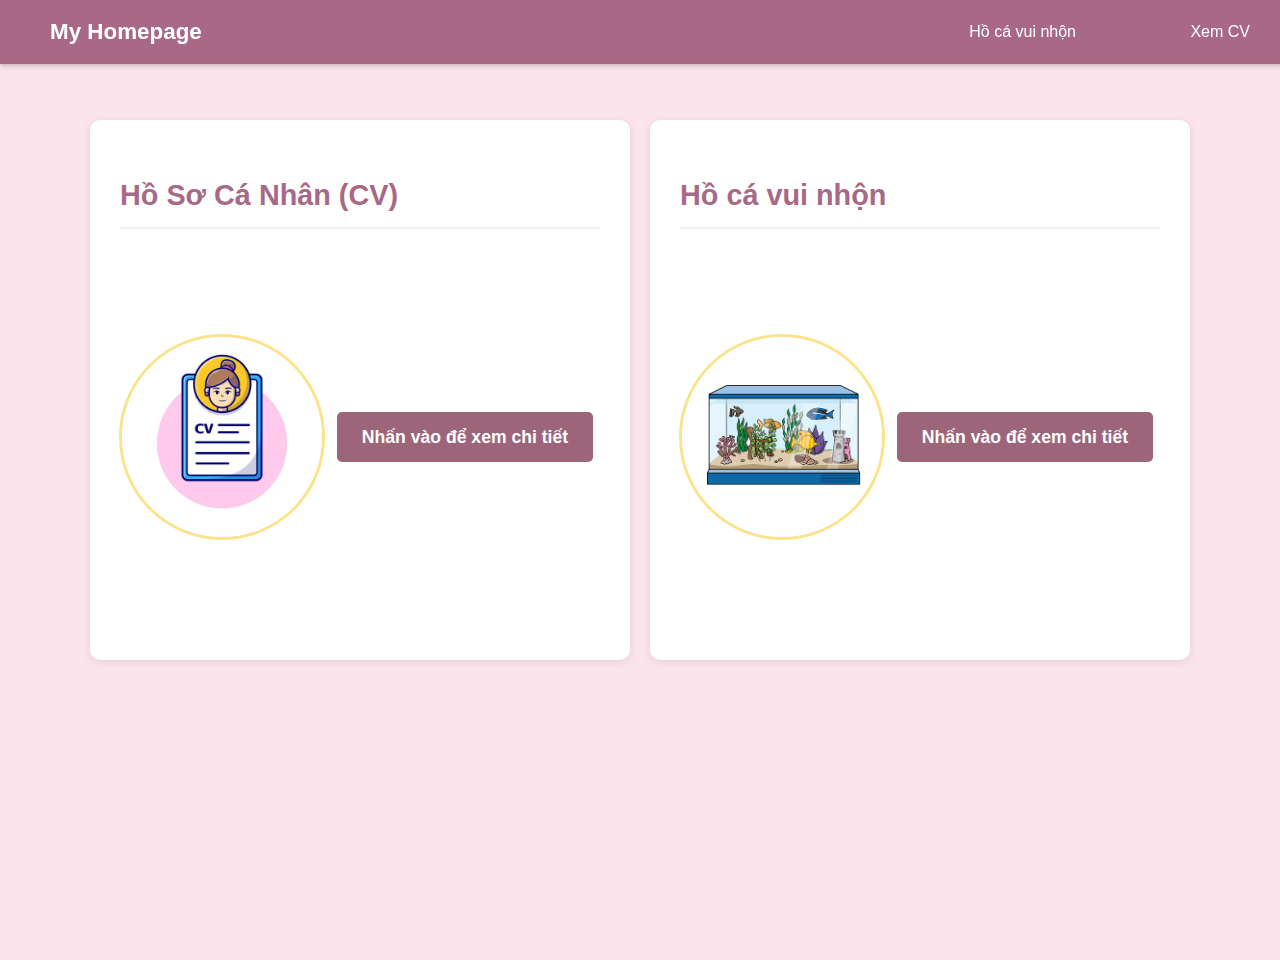
<file: cv/index.html>
<!DOCTYPE html>
<html lang="vi">
<head>
    <meta charset="UTF-8">
    <meta name="viewport" content="width=device-width, initial-scale=1.0">
    <title>Đào Khánh Trúc - HOMEPAGE</title>
    <link rel="stylesheet" href="style.css">
    <link rel="stylesheet" href="https://cdnjs.cloudflare.com/ajax/libs/font-awesome/6.0.0-beta3/css/all.min.css">
    
</head>
<body>

    <nav class="navbar">
        <a href="index.html" class="navbar-brand">My Homepage</a>
        <div class="navbar-links">
            <a href="hocavuinhon.html">Hồ cá vui nhộn</a>
            <a href="cv.html">Xem CV</a>
        </div>
    </nav>
    
    <div class="content-area">
        
        <div class="card-container">
            
            <div class="section-item">
                <div class="box-content-wrapper">
                    <h2>Hồ Sơ Cá Nhân (CV)</h2>

                    <div class="cv-box-content">
                        
                        <div class="cv-visual">
                            <img src="cv.jpg" alt="Ảnh đại diện" class="profile-pic">
                        </div>
                        
                        <a href="cv.html" class="cv-button">
                            Nhấn vào để xem chi tiết
                        </a>
                    </div>
                </div>
            </div>

             <div class="section-item">
                <div class="box-content-wrapper">
                    <h2>Hồ cá vui nhộn</h2>

                    <div class="cv-box-content">
                        
                        <div class="cv-visual">
                            <img src="hoca.jpg" alt="Ảnh đại diện" class="profile-pic">
                        </div>
                        
                        <a href="hocavuinhon.html" class="cv-button">
                            Nhấn vào để xem chi tiết
                        </a>
                    </div>
                </div>
            </div>

            
        </div>
        
    </div>

</body>
</html>
</file>
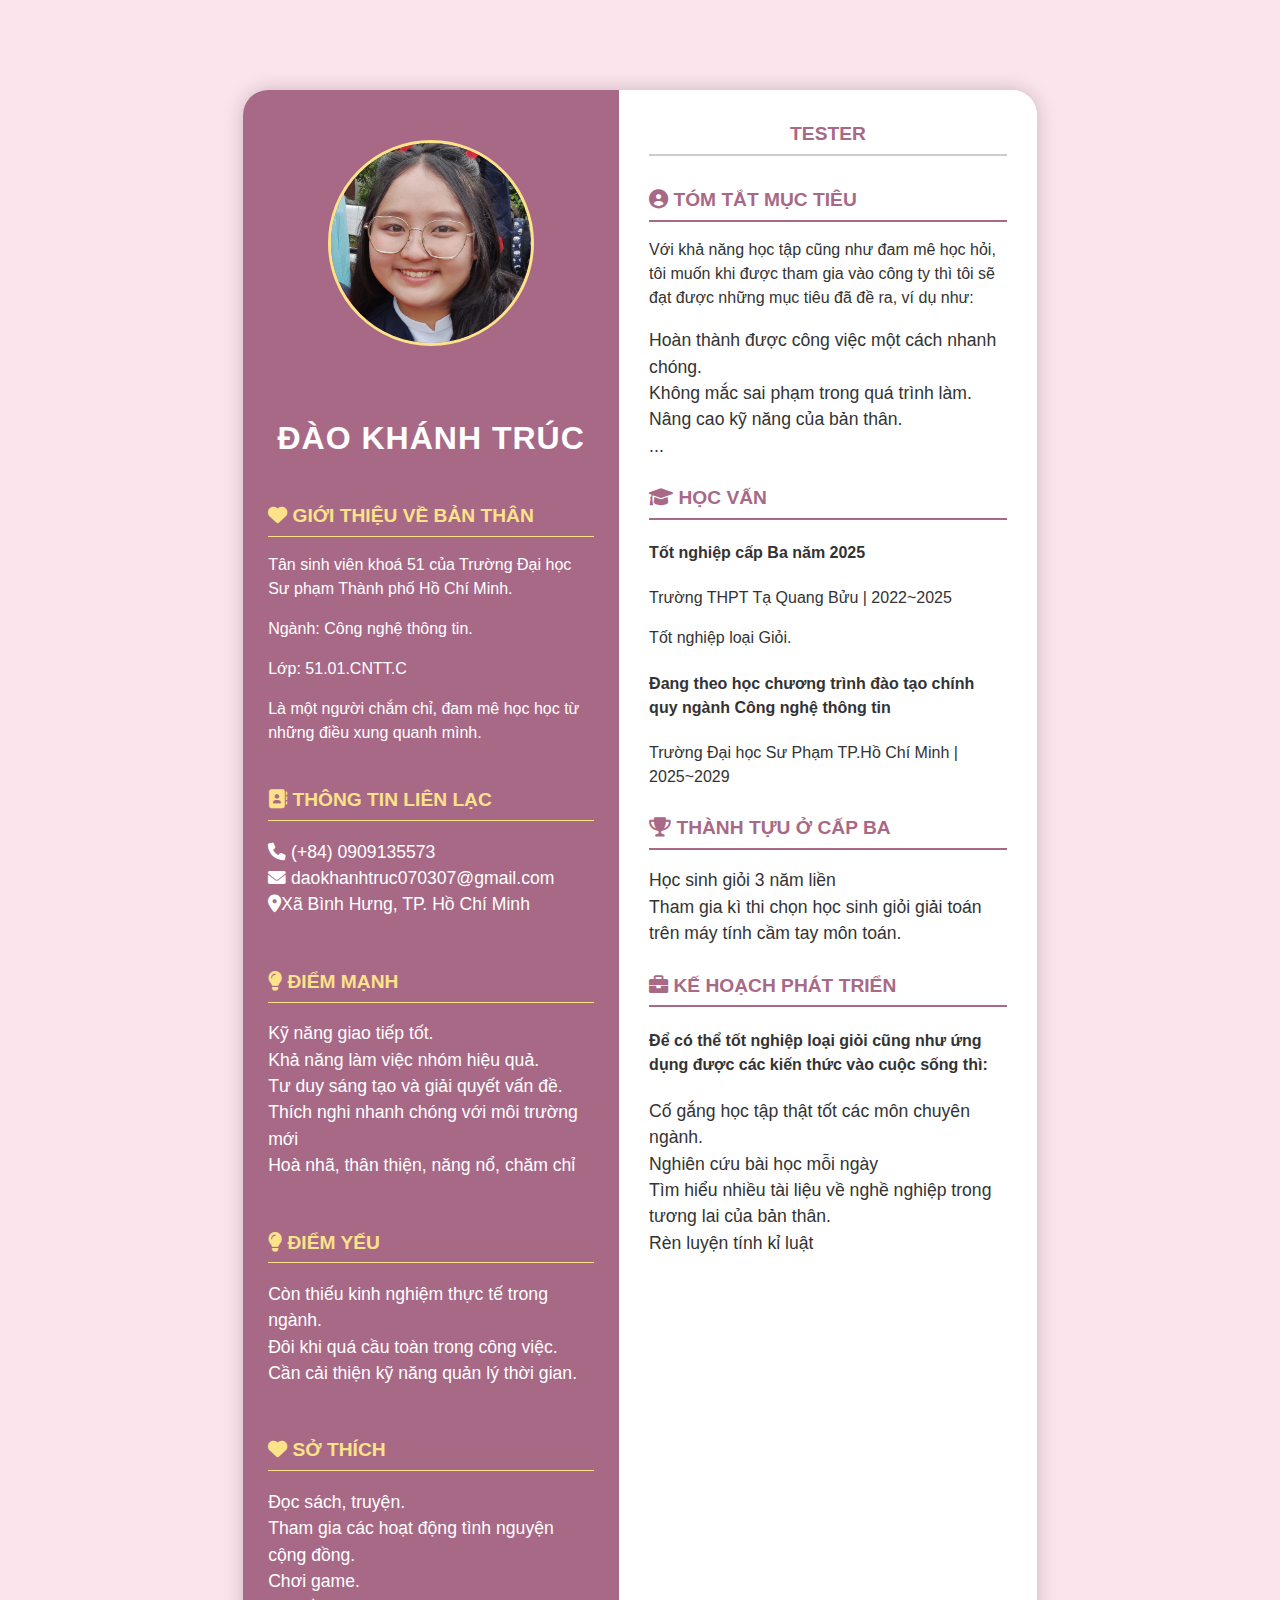
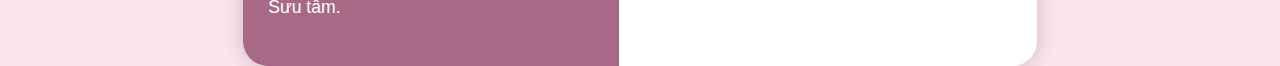
<file: cv/cv.html>
<!DOCTYPE html>
<html lang="en">
<head>
    <meta charset="UTF-8">
    <meta name="viewport" content="width=device-width, initial-scale=1.0">
    <title>CV-Đào Khánh Trúc-51.01.104.109</title>
    <link rel="stylesheet" href="style.css"> 
    <link rel="stylesheet" href="https://cdnjs.cloudflare.com/ajax/libs/font-awesome/6.0.0-beta3/css/all.min.css">
</head>
<body>

    <div class="khung-cv">
        
        <main class="vungnoidung">
            <aside class="left">

                <div class="profile-area">
                    <img src="profile.jpg" alt="Ảnh đại diện" class="profile-pic">
                </div>
                
                <header class="header">
                    <h1>Đào Khánh Trúc</h1>
                </header>

                <section class="aboutme">
                    <h3><i class="fas fa-heart"></i> GIỚI THIỆU VỀ BẢN THÂN</h3>
                    <p>Tân sinh viên khoá 51 của Trường Đại học Sư phạm Thành phố Hồ Chí Minh.</p>
                    <p>Ngành: Công nghệ thông tin.</p>
                    <p>Lớp: 51.01.CNTT.C</p>
                    <p>Là một người chắm chỉ, đam mê học học từ những điều xung quanh mình.</p>
                </section>

                <section class="contact">
                    <h3><i class="fas fa-address-book"></i> THÔNG TIN LIÊN LẠC</h3>
                    <ul>
                        <li><span class="icon"><i class="fas fa-phone"></i></span> (+84) 0909135573</li>
                        <li><span class="icon"><i class="fas fa-envelope"></i></span> daokhanhtruc070307@gmail.com</li>
                        <li><span class="icon"><i class="fas fa-map-marker-alt"></i></span>Xã Bình Hưng, TP. Hồ Chí Minh</li>
                    </ul>
                </section>

                <section class="strengths">
                    <h3><i class="fas fa-lightbulb"></i> ĐIỂM MẠNH</h3>
                    <ul>
                        <li>Kỹ năng giao tiếp tốt.</li>
                        <li>Khả năng làm việc nhóm hiệu quả.</li>
                        <li>Tư duy sáng tạo và giải quyết vấn đề.</li>
                        <li>Thích nghi nhanh chóng với môi trường mới</li>
                        <li>Hoà nhã, thân thiện, năng nổ, chăm chỉ</li>
                    </ul>
                </section>

                <section class="weaknesses">
                    <h3><i class="fas fa-lightbulb"></i> ĐIỂM YẾU </h3>
                    <ul>
                        <li>Còn thiếu kinh nghiệm thực tế trong ngành.</li>
                        <li>Đôi khi quá cầu toàn trong công việc.</li>
                        <li>Cần cải thiện kỹ năng quản lý thời gian.</li>
                    </ul>
                </section>
                
                <section class="hobbies">
                    <h3><i class="fas fa-heart"></i> SỞ THÍCH</h3>
                    <ul>
                        <li>Đọc sách, truyện.</li>
                        <li>Tham gia các hoạt động tình nguyện cộng đồng.</li>
                        <li>Chơi game.</li>
                        <li>Sưu tầm.</li>
                    </ul>
                </section>
                
            </aside>

            <div class="noidungchinh">
                
                <h2 class="job-title-right">TESTER</h2>

                <section class="summary">
                    <h3><i class="fas fa-user-circle"></i> TÓM TẮT MỤC TIÊU </h3>
                    <p>Với khả năng học tập cũng như đam mê học hỏi, tôi muốn khi được tham gia vào công ty thì tôi sẽ đạt được những mục tiêu đã đề ra, ví dụ như:</p>
                    <ul>
                        <li>Hoàn thành được công việc một cách nhanh chóng.</li>
                        <li>Không mắc sai phạm trong quá trình làm.</li>
                        <li>Nâng cao kỹ năng của bản thân.</li>
                        <li>...</li>
                    </ul>
                </section>

                <section class="education">
                    <h3><i class="fas fa-graduation-cap"></i> HỌC VẤN</h3>
                    <div class="education-entry">
                        <h4>Tốt nghiệp cấp Ba năm 2025</h4>
                        <p class="meta">Trường THPT Tạ Quang Bửu | 2022~2025</p>
                        <p>Tốt nghiệp loại Giỏi.</p>
                        <h4>Đang theo học chương trình đào tạo chính quy ngành Công nghệ thông tin</h4>
                        <p class="meta">Trường Đại học Sư Phạm TP.Hồ Chí Minh | 2025~2029</p>
                    </div>
                </section>
                
                <section class="achievements">
                    <h3><i class="fas fa-trophy"></i> THÀNH TỰU Ở CẤP BA</h3>
                    <ul>
                        <li>Học sinh giỏi 3 năm liền</li>
                        <li>Tham gia kì thi chọn học sinh giỏi giải toán trên máy tính cầm tay môn toán.</li>
                    </ul>
                </section>

                <section class="development-plan">
                    <h3><i class="fas fa-briefcase"></i> KẾ HOẠCH PHÁT TRIỂN </h3>
                    <div class="job-entry">
                        <h4>Để có thể tốt nghiệp loại giỏi cũng như ứng dụng được các kiến thức vào cuộc sống thì:</h4>
                        <ul>
                            <li>Cố gắng học tập thật tốt các môn chuyên ngành.</li>
                            <li>Nghiên cứu bài học mỗi ngày</li>
                            <li>Tìm hiểu nhiều tài liệu về nghề nghiệp trong tương lai của bản thân.</li>
                            <li>Rèn luyện tính kỉ luật</li>
                        </ul>
                    </div>
                </section>
            </div>
        </main>
    </div>
</body>
</html>
</file>
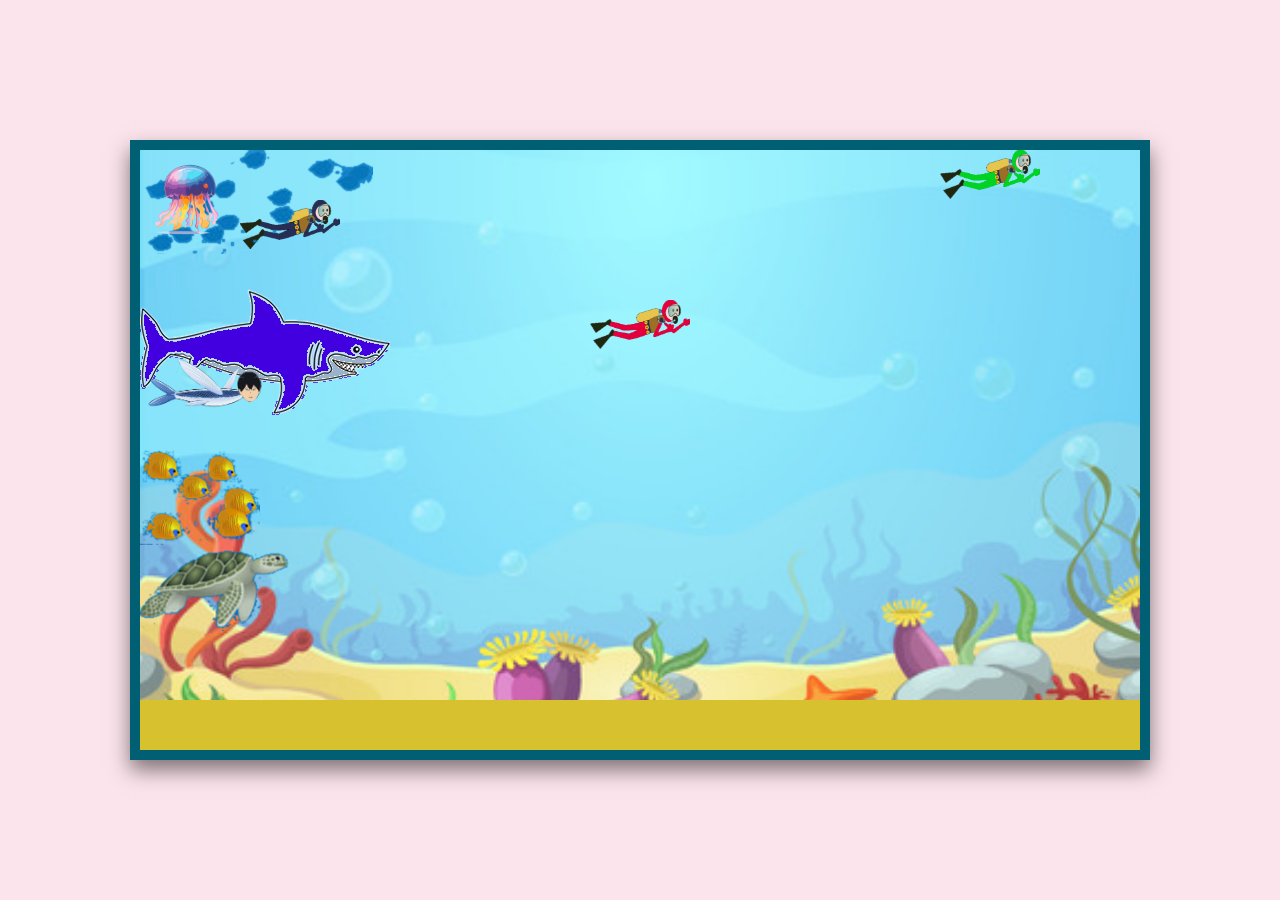
<file: cv/hocavuinhon.html>
<!DOCTYPE html>
<html lang="vi">
<head>
    <meta charset="UTF-8">
    <title>Hồ cá vui nhộn - Hoàn Chỉnh</title>
    <link rel="stylesheet" href="style3.css"> 
</head>
<body>
    <div id="aquarium">
        
        <div id="seabed"></div> 
        
        <img id="diver1" class="diver" src="diver1.png" alt="Thợ lặn 1">
        <img id="diver2" class="diver" src="diver2.png" alt="Thợ lặn 2">
        <img id="diver3" class="diver" src="diver3.png" alt="Thợ lặn 3">
        <img id="faint" src="faintSchool.png" alt="Cá 1">
        <img id="shark" src="shark.png" alt="Cá mập">
        <img id="turtle" src="turtle.png" alt="Rùa">
        <img id="goldfish" src="goldFishSchool.png" alt="cá vàng">
        <img id="jellyfish" src="jellyfish.png" alt="Sứa">
        <img id="kageyama" src="kageyama.png" alt="ká ghẻ">
        </div>
</body>
</html>
</file>
<file: cv/style.css>
:root {
    --primary-color: #a86986;
    --accent-color: #fce38a;
    --sidebar-bg: #a86986;
    --web-bg: #fce4ec;
    --font-color: #333;
    --radius-size: 25px;
}

html, body {
    height: 100%;
    margin: 0;
    padding: 0;
}

body {
    font-family: 'Arial', sans-serif;
    color: var(--font-color);
    background-color: var(--web-bg); 
    line-height: 1.5;
}

.khung-cv {
    width: 210mm; 
    min-height: 297mm;
    margin: 30px auto;
    background-color: white; 
    box-shadow: 0 0 20px rgba(0, 0, 0, 0.2);
    display: flex; 
    flex-direction: column;
    border-radius: var(--radius-size); 
    overflow: hidden; 
}

.vungnoidung {
    display: grid;
    grid-template-columns: 0.9fr 1fr; 
    flex-grow: 1; 
}

.left {
    background-color: var(--sidebar-bg);
    color: white;
    padding: 0 25px 20px 25px;
    display: flex;
    flex-direction: column;
    min-height: 100%; 
}

.header {
    padding: 30px 0 10px 0;
    text-align: center;
}

.header h1 {
    color: white; 
    font-size: 2em;
    margin-bottom: 5px;
    text-transform: uppercase;
    letter-spacing: 1px;
}

.profile-area {
    text-align: center;
    padding: 50px 0 10px 0;
}

.profile-pic {
    width: 200px;
    height: 200px;
    border-radius: 50%;
    object-fit: cover;
    border: 3px solid var(--accent-color);
}

.vungnoidung h3 {
    color: var(--accent-color); 
    border-bottom: 1px solid var(--accent-color);
    padding-bottom: 5px;
    margin-top: 25px;
    margin-bottom: 15px;
    font-size: 1.2em;
    text-transform: uppercase;
}

.vungnoidung ul {
    list-style: none;
    padding: 0;
    margin-bottom: 25px;
    font-size: 1.1em;
}

.noidungchinh {
    padding: 30px;
    background-color: white;
}

.noidungchinh h2.job-title-right {
    font-size: 1.2em;
    color: var(--primary-color);
    text-align: center; 
    margin-top: 0;
    margin-bottom: 30px;
    text-transform: uppercase;
    font-weight: bold;
    border-bottom: 2px solid #ccc;
    padding-bottom: 5px;
}

.noidungchinh h3 {
    color: var(--primary-color);
    border-bottom: 2px solid var(--primary-color);
    padding-bottom: 5px;
    margin-bottom: 15px;
    font-size: 1.2em;
    text-transform: uppercase;
}

body {
    display: block; 
    min-height: 100vh;
    margin: 0;
    padding-top: 60px; 
    background-color: var(--web-bg);
    font-family: Arial, sans-serif;
    color: #333;
}
.navbar {
    position: fixed;
    top: 0;
    left: 0;
    width: 100%;
    background-color: var(--primary-color);
    color: white;
    padding: 15px 50px;
    box-shadow: 0 2px 5px rgba(0, 0, 0, 0.2);
    z-index: 1000;
    display: flex;
    justify-content: space-between;
    align-items: center;
}

.navbar-brand {
    font-size: 1.4em;
    font-weight: bold;
    text-decoration: none;
    color: white;
}

.navbar-links a {
    color: white;
    text-decoration: none;
    margin-left: 25px;
    margin-right: 75px;
    font-size: 1em;
    padding: 5px 5px;
    transition: color 0.3s;
}

.navbar-links a:hover {
    color: var(--accent-color);
}
.content-area {
    max-width: 1100px;
    margin: 40px auto;
    padding: 20px;
}
        
.card-container {
    display: flex;
    gap: 20px;
    margin-bottom: 25px;
}

.section-item {
    background-color: white;
    border-radius: 10px;
    box-shadow: 0 2px 8px rgba(0, 0, 0, 0.1);
    width: 50%; 
    box-sizing: border-box; 
    height: 0; 
    padding-bottom: calc(50% - 10px); 
    position: relative;
}
        
.box-content-wrapper {
    position: absolute;
    top: 0;
    left: 0;
    width: 100%;
    height: 100%;
    padding: 30px;
    box-sizing: border-box;
    display: flex;
    flex-direction: column;
}
        
.section-item h2 {
    color: var(--primary-color);
    border-bottom: 2px solid #eee;
    padding-bottom: 10px;
    margin-bottom: 15px;
    font-size: 1.8em;
}
        
.cv-box-content {
    display: flex;
    justify-content: center;
    align-items: center;
    flex-grow: 1; 
    text-align: center;
    padding: 20px 0;
}
        
.cv-visual {
    position: relative;
    width: 180px; 
    height: 180px;
    border-radius: 50%;
    border: 5px solid var(--accent-color); 
    background-color: transparent;
    display: flex;
    justify-content: center;
    align-items: center;
    margin-right: 20px;
}
        

.cv-button {
    display: inline-block;
    padding: 12px 25px;
    font-size: 1.1em;
    font-weight: bold;
    text-decoration: none;
    color: white;
    background-color: #9d657a;
    border-radius: 5px;
    transition: background-color 0.3s ease;
}

.projects-list {
    overflow-y: auto; 
    padding-right: 10px;
    flex-grow: 1;
}
        
.projects-list h3 {
    color: var(--primary-color);
    margin-top: 20px;
    margin-bottom: 10px;
}

@media (max-width: 800px) {
            
    .card-container {
        flex-direction: column;
        gap: 25px;
    }
            
    .section-item {
        width: 100%;
        padding-bottom: 100%;
    }
            
    .cv-box-content {
        flex-direction: column; 
    }
    .cv-visual {
        margin: 0 auto 20px auto;
    }
}
</file>
<file: cv/style3.css>
body {
    background-color: #fce4ec;
    margin: 0;
    padding: 0;
    display: flex;
    justify-content: center;
    align-items: center;
    min-height: 100vh;
    font-family: Arial, sans-serif;
}

#aquarium {
    width: 1000px;
    height: 600px;
    border: 10px solid #005f73;
    position: relative;
    overflow: hidden; 
    background-image: url('ho.jpg');
    background-size: cover;
    background-repeat: no-repeat;
    background-position: center;
    
    box-shadow: 0 10px 20px rgba(0, 0, 0, 0.5);
}

#seabed {
    position: absolute;
    bottom: 0;
    left: 0;
    width: 100%;
    height: 50px; 
    background-color: #d7c12e;
    z-index: 10;
}

#aquarium img {
    position: absolute;
    height: auto; 
    z-index: 20;
}

@keyframes diveUpDown {
    0% { transform: translateY(0) rotate(0deg); }      
    50% { transform: translateY(400px) rotate(5deg); } 
    100% { transform: translateY(0) rotate(0deg); }    
}

.diver {
    width: 100px; 
    animation-name: diveUpDown;
    animation-timing-function: ease-in-out; 
    animation-iteration-count: infinite; 
    animation-direction: alternate; 
}

#diver1 { top: 50px; left: 100px; animation-duration: 6s; }
#diver2 { top: 150px; left: 450px; animation-duration: 4.5s; animation-delay: 1s; }
#diver3 { top: 0px; left: 800px; animation-duration: 7s; }

@keyframes swimAcross {
    0% { left: -250px; transform: scaleX(1); }
    49.9% { left: 1000px; transform: scaleX(1); }
    50% { left: 1000px; transform: scaleX(-1); }
    100% { left: -250px; transform: scaleX(-1); }
}

#shark {
    width: 250px;
    top: 100px;
    animation-name: swimAcross;
    animation-duration: 10s;
    animation-timing-function: linear;
    animation-iteration-count: infinite;
}

#turtle {
    width: 150px;
    top: 400px;
    animation-name: swimAcross;
    animation-duration: 15s;
    animation-timing-function: linear;
    animation-iteration-count: infinite;
    animation-delay: 0s;
}
#goldfish {
    width: 120px;
    top: 300px;
    animation-name: swimAcross;
    animation-duration: 8s;
    animation-timing-function: linear;
    animation-iteration-count: infinite;
    animation-delay: 0s;
}
@keyframes swimDiagonal {
    0% { 
        left: -250px; 
        top: 300px;
        transform: scaleX(1); 
    }
    12% { 
        left: 100px; 
        top: 250px;
    }
    25% { 
        left: 350px; 
        top: 350px;
    }
    37% { 
        left: 650px; 
        top: 200px;
    }
    49.9% { 
        left: 1000px; 
        top: 300px; 
        transform: scaleX(1); 
    }
    
    50% { 
        left: 1000px; 
        top: 300px; 
        transform: scaleX(-1);
    }
    
    62% { 
        left: 750px; 
        top: 350px;
    }
    75% { 
        left: 400px; 
        top: 250px;
    }
    87% { 
        left: 150px; 
        top: 380px;
    }
    100% { 
        left: -250px; 
        top: 300px; 
        transform: scaleX(-1);
    }
}
#jellyfish {
    width: 100px;
    animation-name: swimDiagonal;
    animation-duration: 12s;
    animation-timing-function: linear;
    animation-iteration-count: infinite;
    animation-delay: 0s; 
}
#faintSchool {
    width: 150px;
    top: 350px;
    animation-name: swimAcross;
    animation-duration: 9s;
    animation-timing-function: linear;
    animation-iteration-count: infinite;
    animation-delay: 0s; 
}
#kageyama {
    width: 130px;
    top: 200px;
    animation-name: swimDiagonal;
    animation-duration: 20s; 
    animation-timing-function: linear;
    animation-iteration-count: infinite;
    animation-delay: 0s; 
}
</file>
